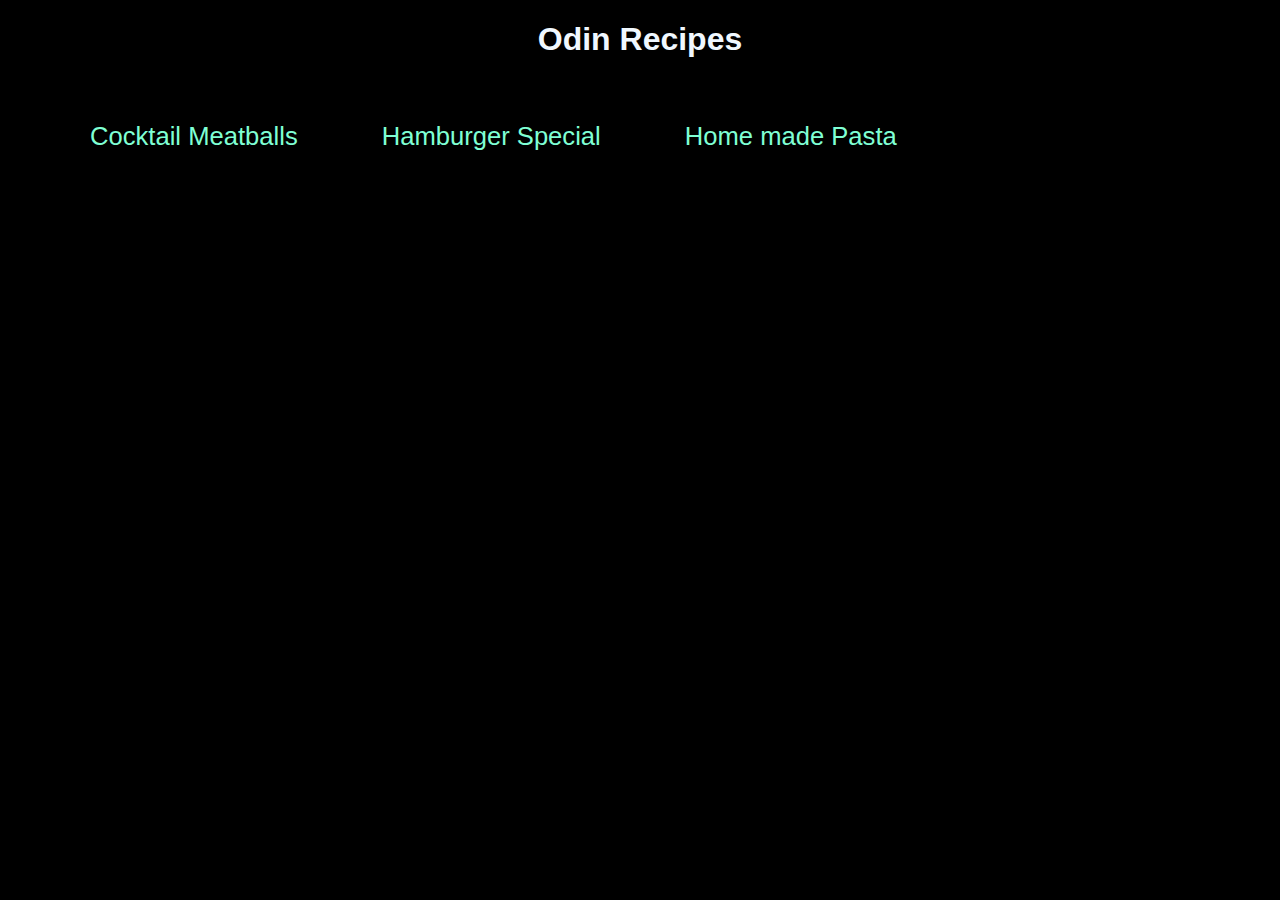
<file: index.html>
<!DOCTYPE html>
<html lang="en">
<head>
    <meta charset="UTF-8">
    <meta name="viewport" content="width=device-width, initial-scale=1.0">
    <title>RECIPES</title>
    <link rel="stylesheet" href="styles.css">
</head>
<body class="homeB">
    <h1 class="homeH">Odin Recipes</h1>
    <ul class="homeL">
        <li><a href="recipes/meatballs.html">Cocktail Meatballs</a></li>
        <li><a href="recipes/hamburger.html">Hamburger Special</a></li>
        <li><a href="recipes/pasta.html">Home made Pasta</a></li>
    </ul>
      
</body>
</html>
</file>
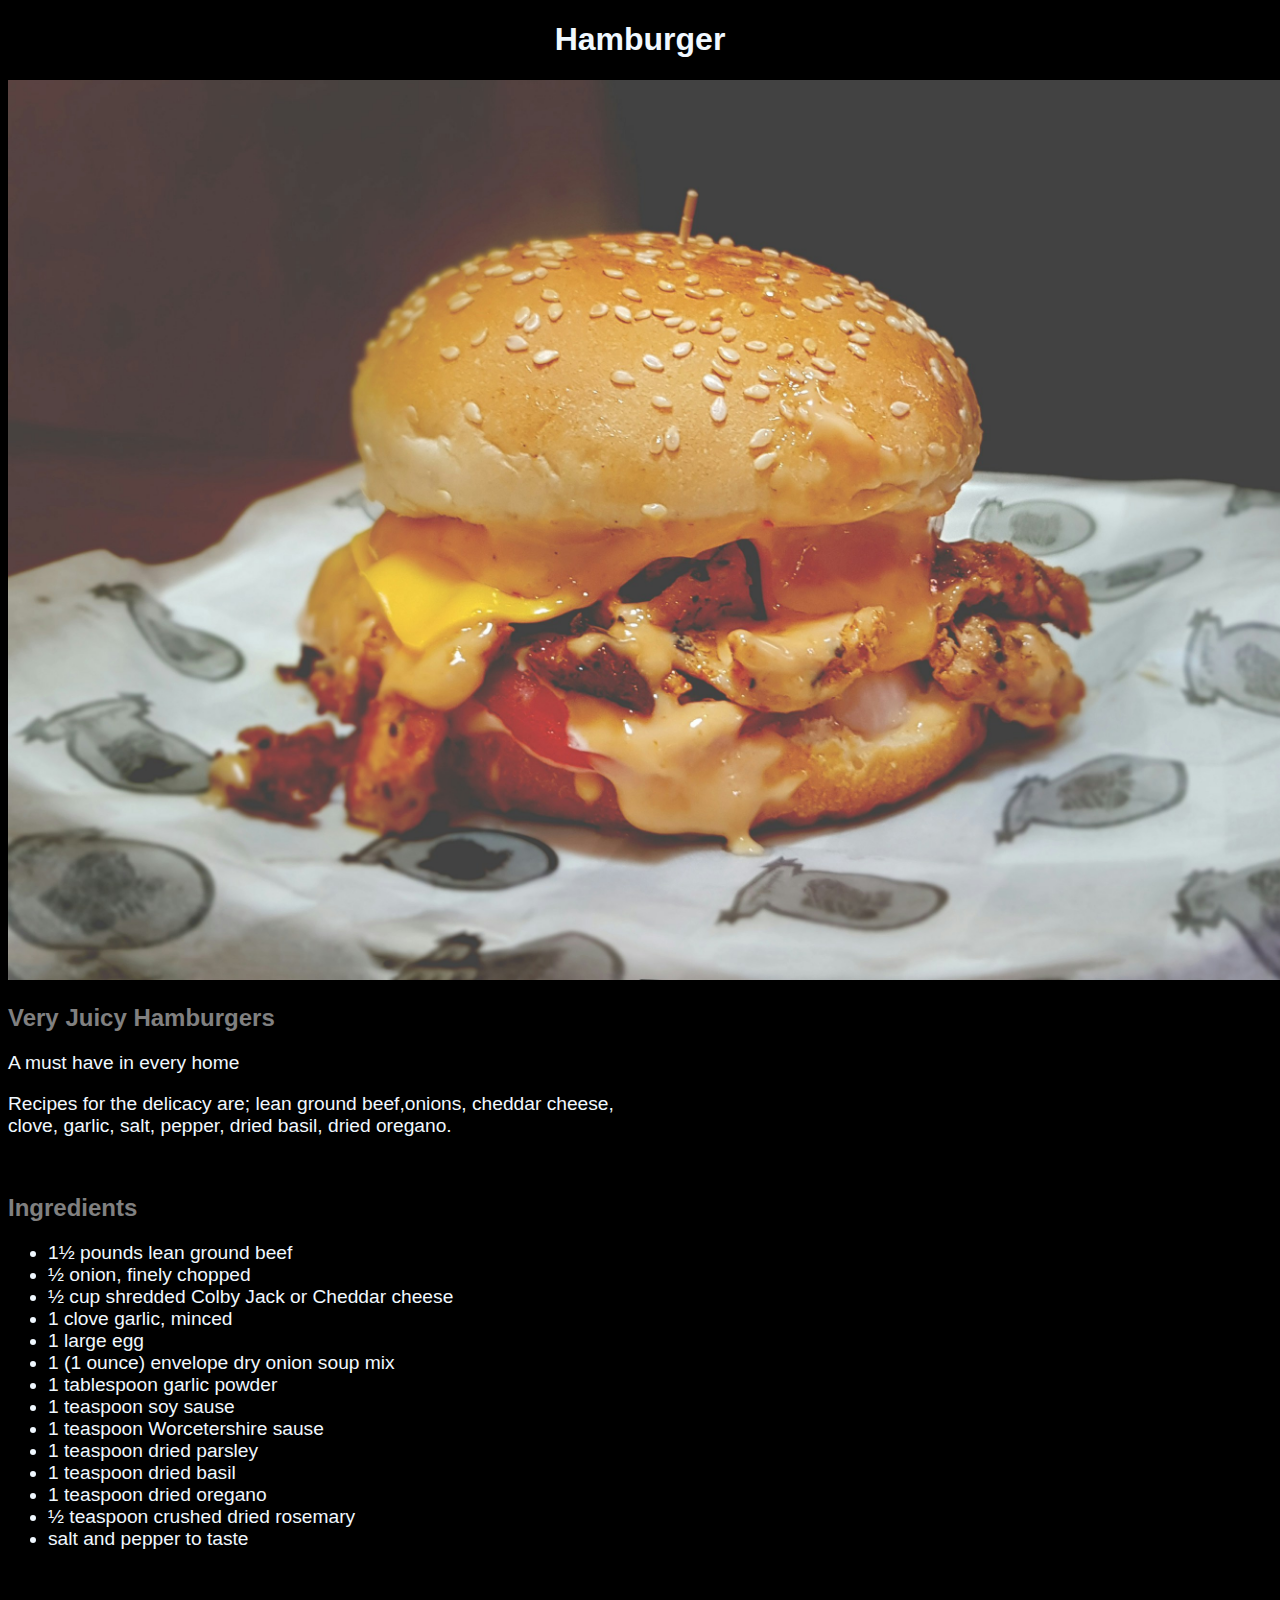
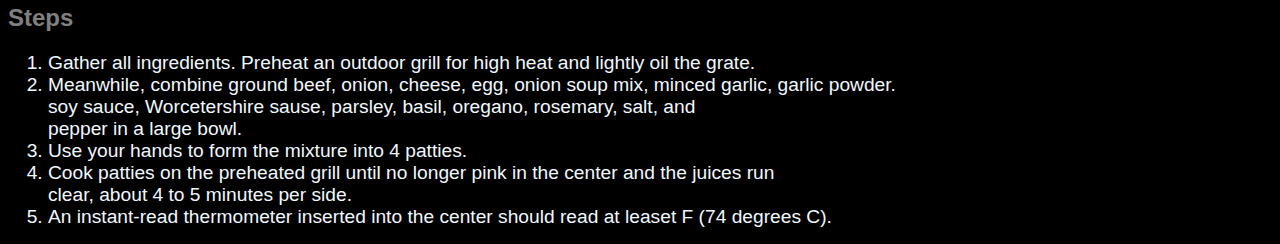
<file: recipes/hamburger.html>
<!DOCTYPE html>
<html lang="en">
<head>
    <meta charset="UTF-8">
    <meta name="viewport" content="width=device-width, initial-scale=1.0">
    <title>Best Hamburger Ever</title>
    <link rel="stylesheet" href="../styles.css">
</head>
<body class="hamB">
    <h1 class="hamHf">Hamburger</h1>
    <img src="../images/hamburger.jpg" alt="Hamburger with fries" height="900" width="auto">
    <br>
    <h2 class="hamHo">Very Juicy Hamburgers</h2>
        <p>A must have in every home</p>
        <p>Recipes for the delicacy are; lean ground beef,onions, cheddar cheese,<br>
           clove, garlic, salt, pepper, dried basil, dried oregano.</p>

    <br>
    <h2 class="hamHo">Ingredients</h2>
    
        <ul class="hamL">
            <li>1&frac12; pounds lean ground beef</li>
            <li>&frac12; onion, finely chopped </li>
            <li>&frac12; cup shredded Colby Jack or Cheddar cheese</li>
            <li>1 clove garlic, minced</li>
            <li>1 large egg </li>
            <li>1 (1 ounce) envelope dry onion soup mix</li>
            <li>1 tablespoon garlic powder</li>
            <li>1 teaspoon soy sause</li>
            <li>1 teaspoon Worcetershire sause</li>
            <li>1 teaspoon dried parsley</li>
            <li>1 teaspoon dried basil</li>
            <li>1 teaspoon dried oregano</li>
            <li>&frac12; teaspoon crushed dried rosemary</li>
            <li>salt and pepper to taste</li>
        </ul>
    <br>
    <h2 class="hamHo">Steps</h2>
    
        <ol class="hamL">
            <li>Gather all ingredients. Preheat an outdoor grill for high heat and lightly oil the grate.</li>
            <li>Meanwhile, combine ground beef, onion, cheese, egg, onion soup mix, minced garlic, garlic
                powder.<br>soy sauce, Worcetershire sause, parsley, basil, oregano, rosemary, salt, and
                <br>pepper in a large bowl.  </li>
             <li>Use your hands to form the mixture into 4 patties.</li>
             <li>Cook patties on the preheated grill until no longer pink in the center and the juices run<br>
                 clear, about 4 to 5 minutes per side.</li>
             <li>An instant-read thermometer inserted into the center should read at leaset F (74 degrees C).</li>
             
        </ol>
</body>
</html>
</file>
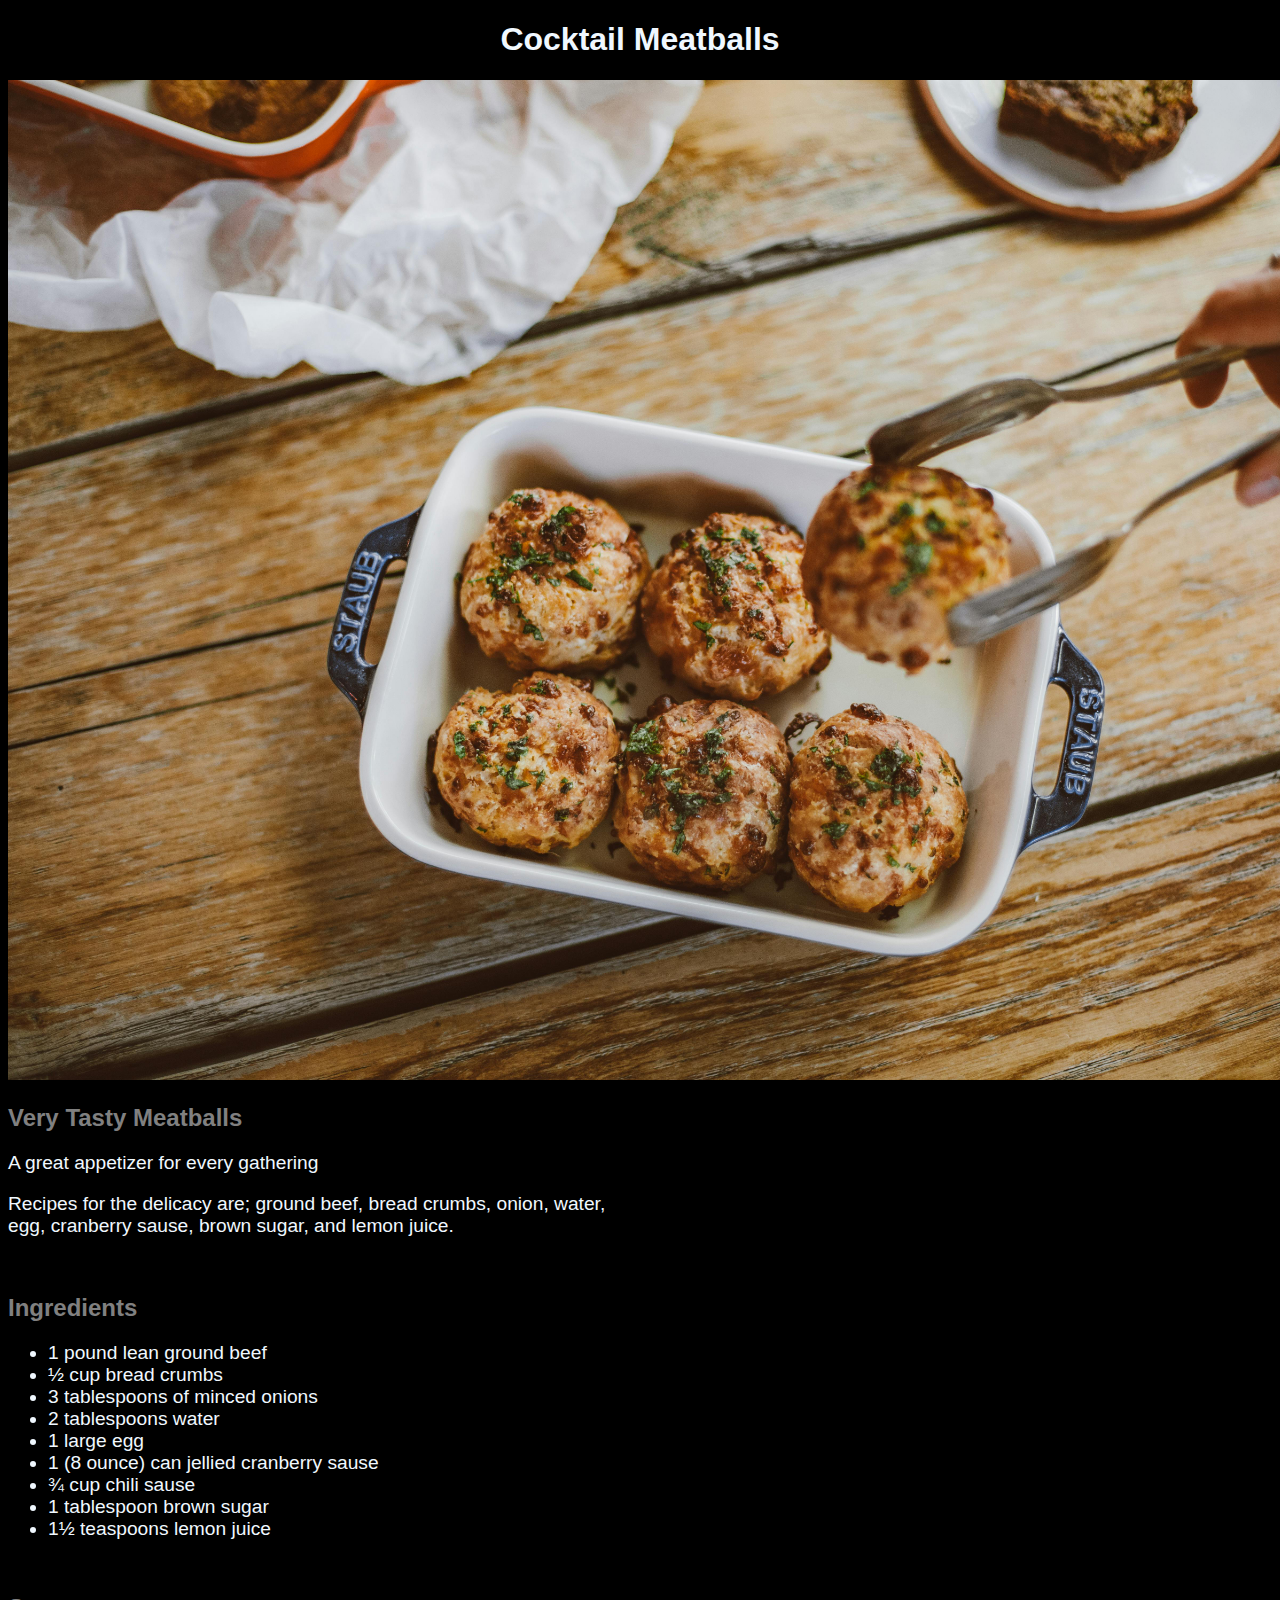
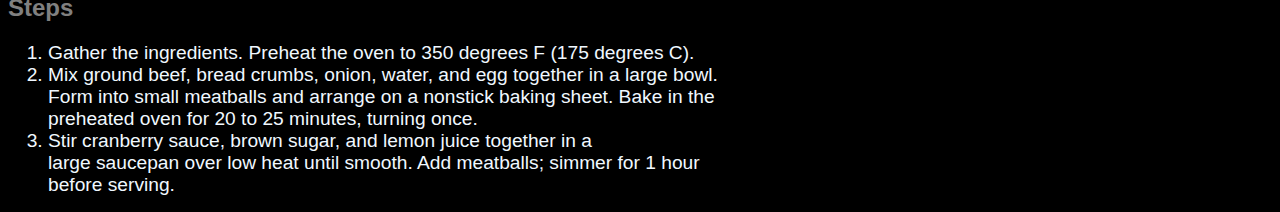
<file: recipes/meatballs.html>
<!DOCTYPE html>
<html lang="en">
<head>
    <meta charset="UTF-8">
    <meta name="viewport" content="width=device-width, initial-scale=1.0">
    <title>Cocktail Meatballs</title>
    <link rel="stylesheet" href="../styles.css">
</head>
<body class="meatB">
    <h1 class="meatHf"> Cocktail Meatballs</h1>
    <img src="../images/meatballs.jpg" alt="meatballs on a plate" height="1000" width="auto">
    <br>
    <h2 class="meatHo">Very Tasty Meatballs</h2>
        <p>A great appetizer for every gathering</p>
        <p>Recipes for the delicacy are; ground beef, bread crumbs, onion, water,<br>
           egg, cranberry sause, brown sugar, and lemon juice.</p>

    <br>
    <h2 class="meatHo">Ingredients</h2>
    
        <ul class="meatL">
            <li>1 pound lean ground beef</li>
            <li>&frac12; cup bread crumbs </li>
            <li>3 tablespoons of minced onions</li>
            <li>2 tablespoons water</li>
            <li>1 large egg </li>
            <li>1 (8 ounce) can jellied cranberry sause</li>
            <li>&frac34; cup chili sause</li>
            <li>1 tablespoon brown sugar</li>
            <li>1&frac12; teaspoons lemon juice</li>
        </ul>
    <br>
    <h2 class="meatHo">Steps</h2>
    
        <ol class="meatL">
            <li>Gather the ingredients. Preheat the oven to 350 degrees F (175 degrees C).</li>
            <li>Mix ground beef, bread crumbs, onion, water, and egg together in a large
            bowl.<br>Form into small meatballs and arrange on a nonstick baking sheet. Bake in the<br>
            preheated oven for 20 to 25 minutes, turning once.  </li>
            <li>Stir cranberry sauce, brown sugar, and lemon juice together in a<br>
            large saucepan over low heat until smooth. Add meatballs; simmer for 1 hour<br>
             before serving.</li>
        </ol>
</body>
</html>
</file>
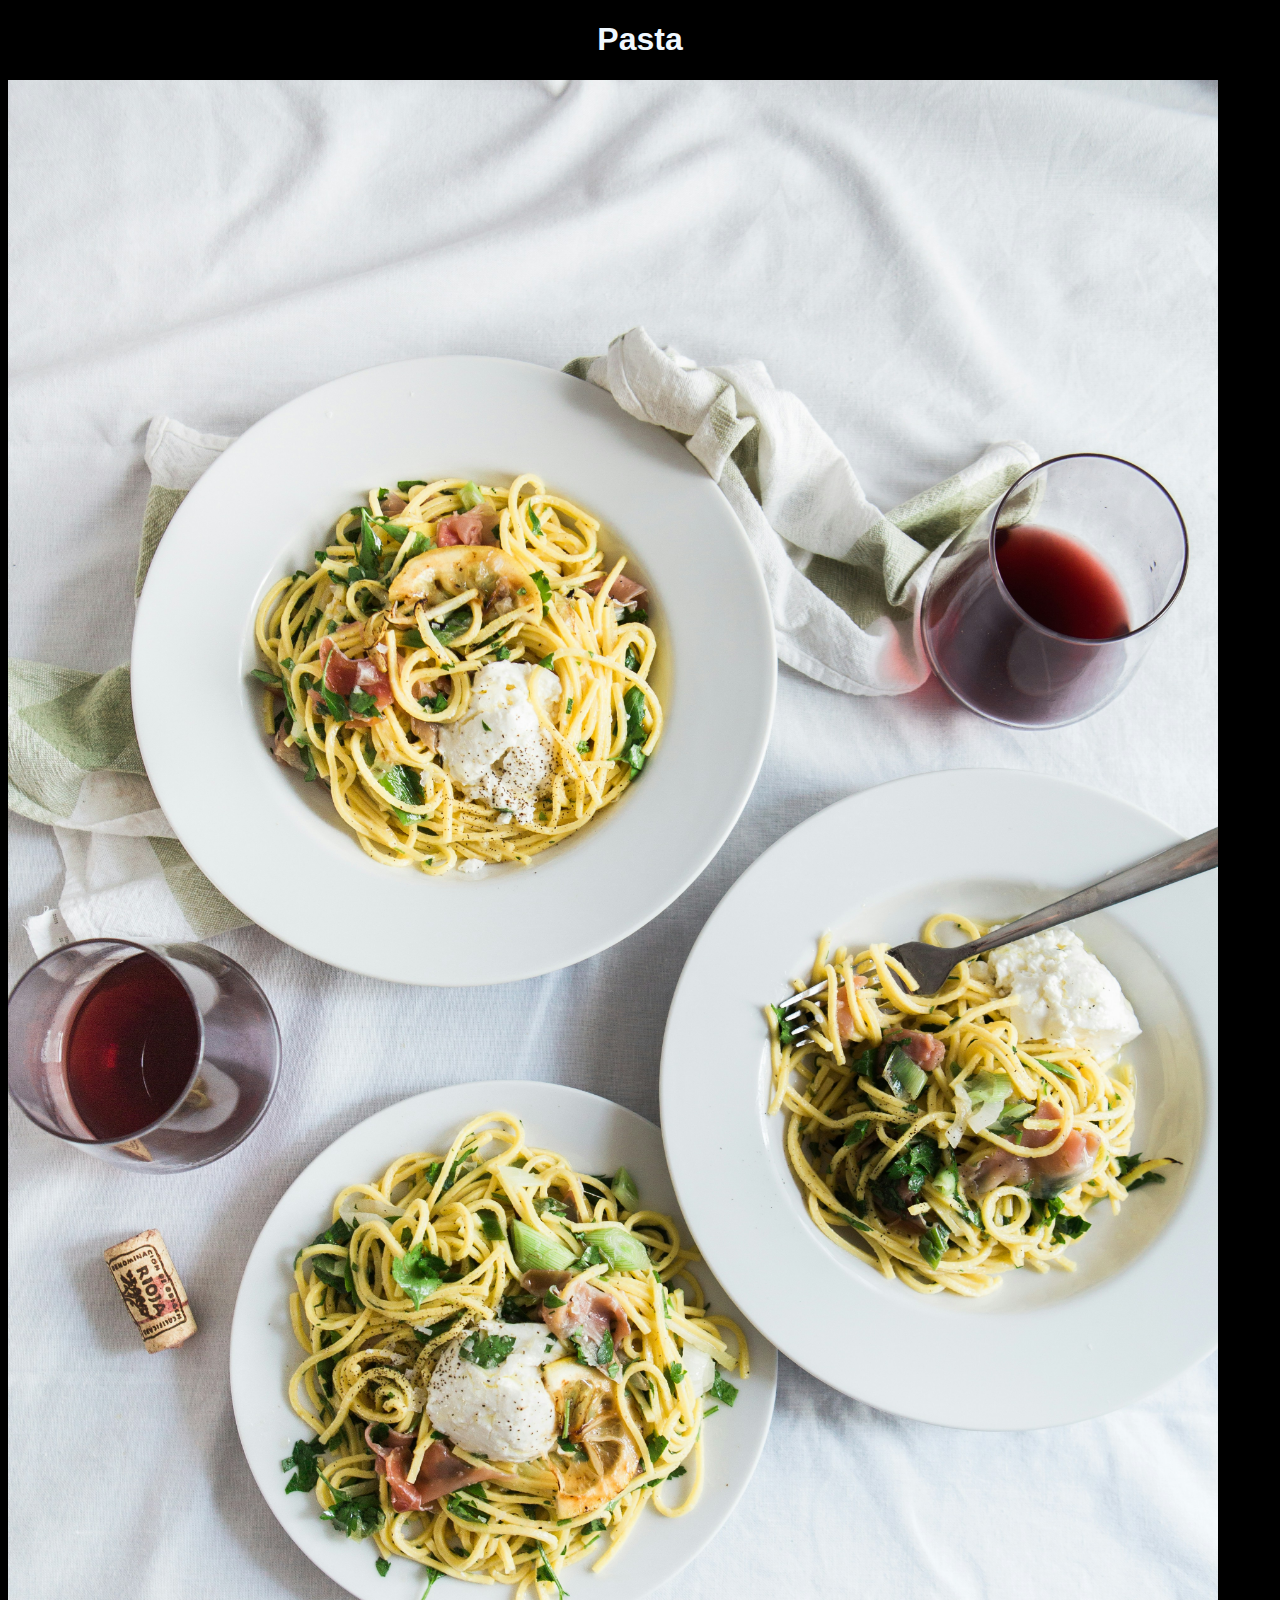
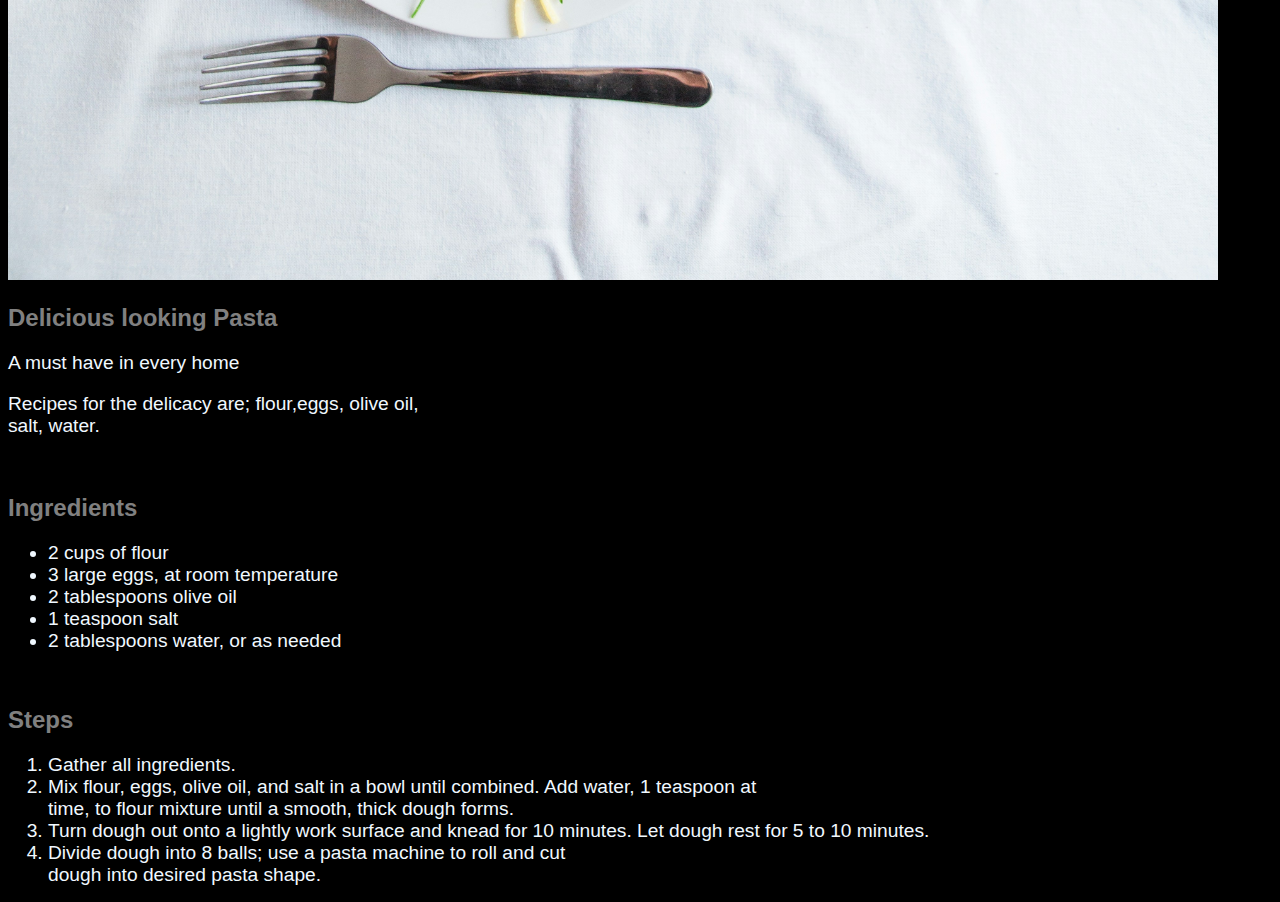
<file: recipes/pasta.html>
<!DOCTYPE html>
<html lang="en">
<head>
    <meta charset="UTF-8">
    <meta name="viewport" content="width=device-width, initial-scale=1.0">
    <title>Home Made Pasta</title>
    <link rel="stylesheet" href="../styles.css">
</head>
<body class="pasB">
    <h1 class="pasHf">Pasta</h1>
    <img src="../images/pasta.jpg" alt="Three plates of pasta" height="1800" width="auto">
    <br>
    <h2 class="pasHo">Delicious looking Pasta</h2>
        <p>A must have in every home</p>
        <p>Recipes for the delicacy are; flour,eggs, olive oil,<br>
           salt, water.</p>

    <br>
    <h2 class="pasHo">Ingredients</h2>
    
        <ul class="pasL">
            <li>2 cups of flour</li>
            <li>3 large eggs, at room temperature</li>
            <li>2 tablespoons olive oil</li>
            <li>1 teaspoon salt</li>
            <li>2 tablespoons water, or as needed</li>
            
        </ul>
    <br>
    <h2 class="pasHo">Steps</h2>
    
        <ol class="pasL">
            <li>Gather all ingredients.</li>
            <li>Mix flour, eggs, olive oil, and salt in a bowl until combined. Add water, 1 teaspoon at <br>
                time, to flour mixture until a smooth, thick dough forms.</li>
             <li>Turn dough out onto a lightly work surface and knead for 10 minutes. Let dough rest for 5 to 10 minutes.</li>
             <li>Divide dough into 8 balls; use a pasta machine to roll and cut<br>
                 dough into desired pasta shape.</li>
             
             
        </ol>
</body>
</html>
</file>
<file: styles.css>
.homeB {
    background-color: rgb(0, 0, 0);
    font-family: Arial, Helvetica, sans-serif;
    color: aliceblue;
}

.homeH {
    text-align: center;
    margin-bottom: 64px;

}

.homeL a {
    text-decoration: none;
    font-size: 1.6rem;
    color: aquamarine;
    padding: 10px;
    margin: 0 32px;
    
}

.homeL {
    list-style: none;
    display: flex;
        
}


.hamB {
    background-color: rgb(0, 0, 0);
    font-family: Arial, Helvetica, sans-serif;
    color: aliceblue;
}


.hamHf {
    text-align: center;

}

.hamHo {
    color: grey;

}

.hamL li {
    font-size: 1.2rem;
}

.meatB {
    background-color: rgb(0, 0, 0);
    font-family: Arial, Helvetica, sans-serif;
    color: aliceblue;
}


.meatHf {
    text-align: center;

}

.meatHo {
    color: grey;

}

.meatL li {
    font-size: 1.2rem;
}

p {
    font-size: 1.2rem;
}

.pasB {
    background-color: rgb(0, 0, 0);
    font-family: Arial, Helvetica, sans-serif;
    color: aliceblue;
}


.pasHf {
    text-align: center;

}

.pasHo {
    color: grey;

}

.pasL li {
    font-size: 1.2rem;
}

p {
    font-size: 1.2rem;
}
</file>
